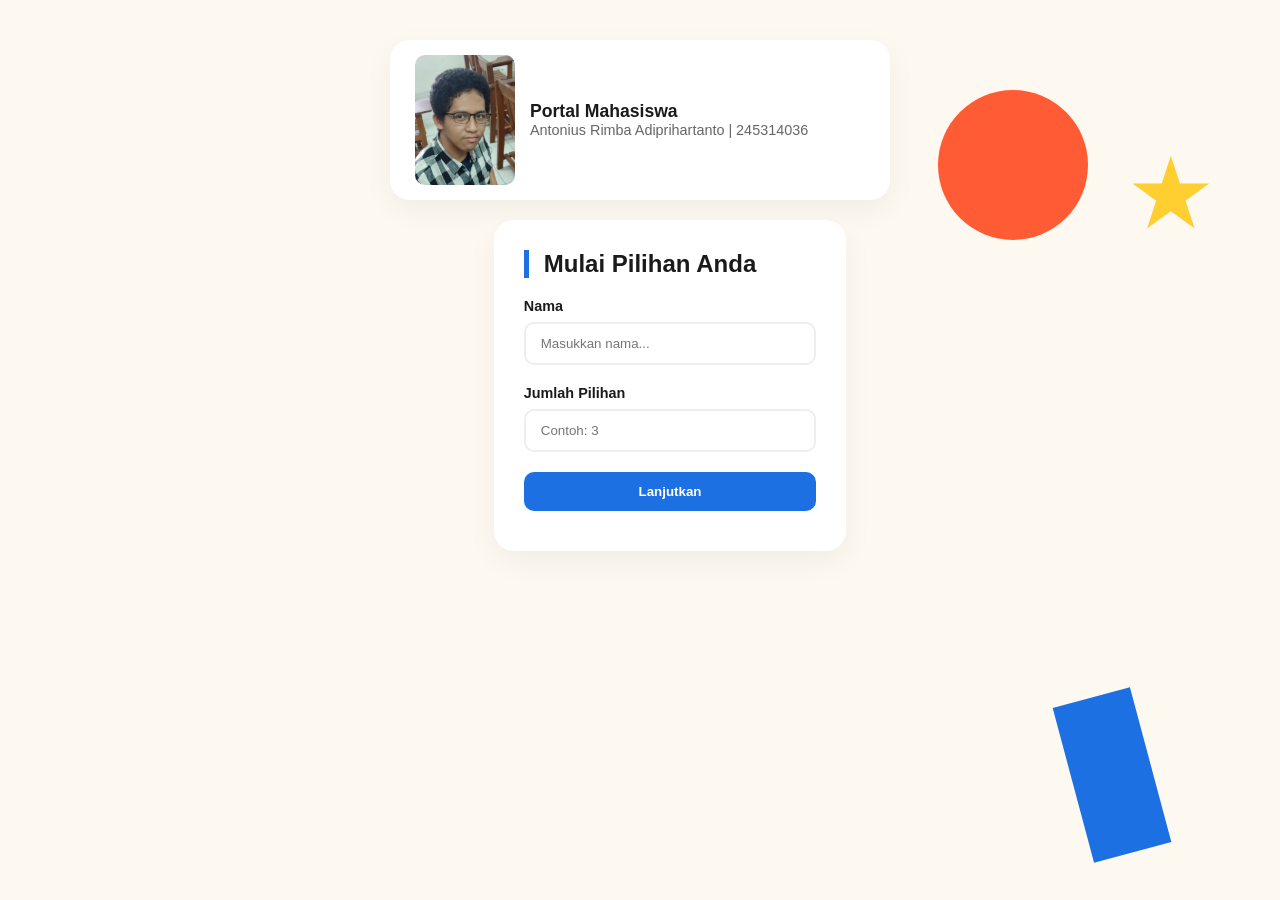
<file: index.html>
<!DOCTYPE html>
<html lang="id">

<head>
    <meta charset="UTF-8">
    <meta name="viewport" content="width=device-width, initial-scale=1.0">
    <title>Tugas 4 - Modern Interface</title>
    <link rel="stylesheet" href="style.css">
</head>

<body>
    <div class="shape circle"></div>
    <div class="shape rectangle"></div>
    <div class="shape star">★</div>

    <header class="card">
        <img src="foto.jpg" alt="Profile" width="100">
        <div class="header-text">
            <h3>Portal Mahasiswa</h3>
            <p>Antonius Rimba Adiprihartanto | 245314036</p>
        </div>
    </header>

    <main class="container">
        <section id="step1" class="section card">
            <h2>Mulai Pilihan Anda</h2>
            <div class="field">
                <label>Nama</label>
                <input type="text" id="inputNama" placeholder="Masukkan nama...">
            </div>
            <div class="field">
                <label>Jumlah Pilihan</label>
                <input type="number" id="inputJml" placeholder="Contoh: 3">
            </div>
            <button class="btn-primary" onclick="prosesTahap1()">Lanjutkan</button>
            <span id="err1" class="error"></span>
        </section>

        <section id="step2" class="section card hidden">
            <h2>Isi Detail Pilihan</h2>
            <div id="containerPilihan"></div>
            <div class="actions">
                <button class="btn-outline" onclick="tambahSatuInput()">+ Tambah</button>
                <button class="btn-primary" onclick="prosesTahap2()">OK</button>
            </div>
            <span id="err2" class="error"></span>
        </section>

        <section id="step3" class="section card hidden">
            <h2>Tentukan Pilihan</h2>
            <p class="sub-text">Pilih salah satu opsi di bawah ini:</p>
            <div id="containerSelection" class="radio-group"></div>
            <button class="btn-primary" onclick="prosesTahap3()">Konfirmasi</button>
            <span id="err3" class="error"></span>
        </section>

        <section id="step4" class="section card hidden">
            <h2>Validasi Kontak</h2>
            <div class="field email-group">
                <input type="text" id="inputEmail" placeholder="nama@email.com">
                <button class="btn-inline" onclick="prosesTahap4()">Langganan</button>
            </div>
            <span id="err4" class="error"></span>
        </section>

        <section id="step5" class="section card hidden final-message">
            <p id="teksHasil"></p>
        </section>
    </main>

    <script src="script.js"></script>
</body>

</html>
</file>
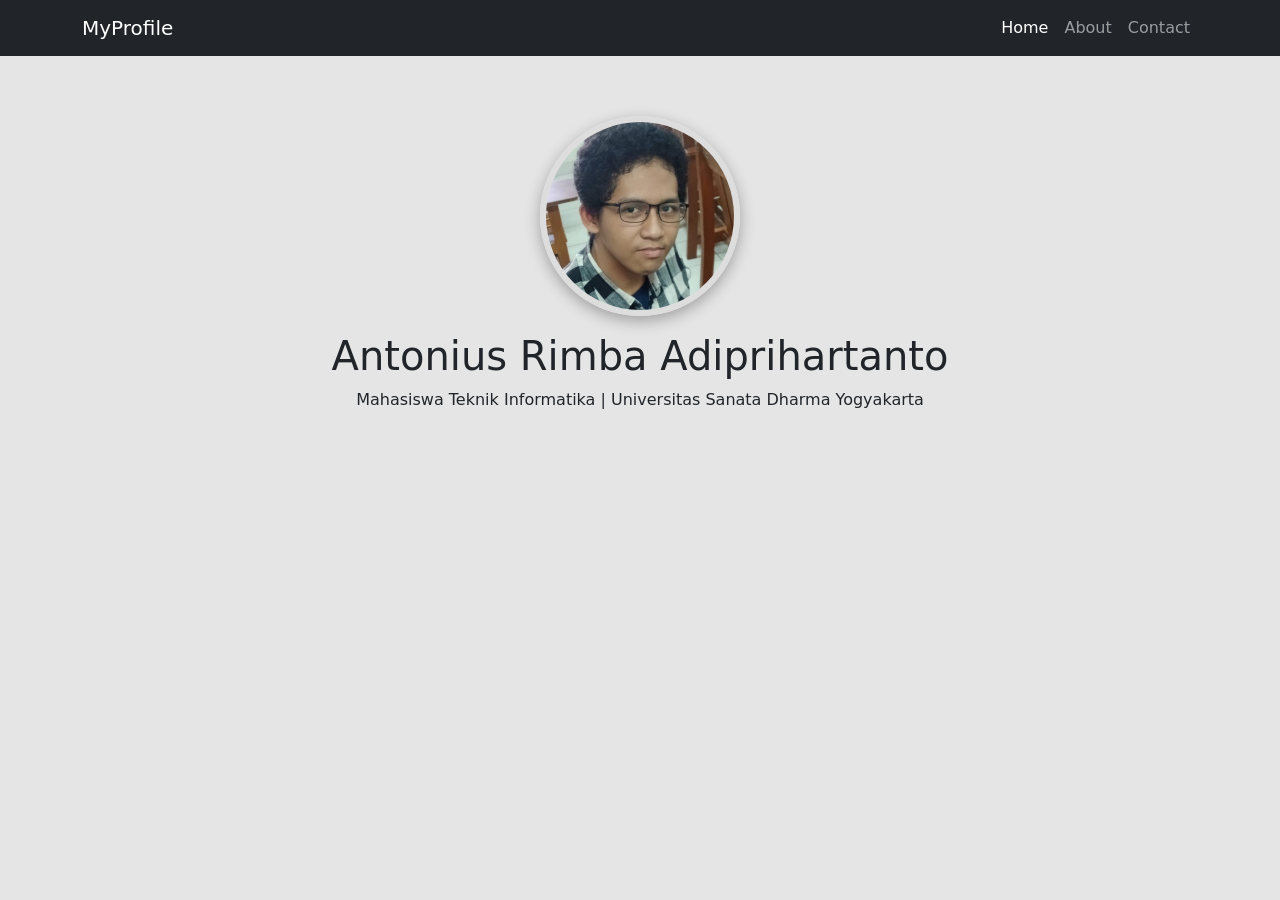
<file: coba.html>
<!DOCTYPE html>
<html lang="id">

<head>
    <meta charset="UTF-8">
    <title>Profile</title>

    <!-- Bootstrap CSS -->
    <link href="https://cdn.jsdelivr.net/npm/bootstrap@5.3.0/dist/css/bootstrap.min.css" rel="stylesheet">

    <style>
        body {
            background-color: #e5e5e5;
        }
        
        .profile-container {
            text-align: center;
            margin-top: 60px;
        }
        
        .profile-img {
            width: 200px;
            height: 200px;
            border-radius: 50%;
            border: 6px solid #ddd;
            object-fit: cover;
            box-shadow: 0 5px 15px rgba(0, 0, 0, 0.3);
            transition: transform 0.3s;
        }
        
        .profile-img:hover {
            transform: scale(1.1);
        }
    </style>
</head>

<body>

    <!-- NAVBAR BOOTSTRAP -->
    <nav class="navbar navbar-expand-lg navbar-dark bg-dark">
        <div class="container">
            <a class="navbar-brand" href="#">MyProfile</a>

            <!-- tombol hamburger -->
            <button class="navbar-toggler" type="button" data-bs-toggle="collapse" data-bs-target="#navbarNav">
            <span class="navbar-toggler-icon"></span>
        </button>

            <!-- menu -->
            <div class="collapse navbar-collapse" id="navbarNav">
                <ul class="navbar-nav ms-auto">
                    <!-- ms-auto biar ke kanan -->
                    <li class="nav-item">
                        <a class="nav-link active" href="#">Home</a>
                    </li>
                    <li class="nav-item">
                        <a class="nav-link" href="#">About</a>
                    </li>
                    <li class="nav-item">
                        <a class="nav-link" href="#">Contact</a>
                    </li>
                </ul>
            </div>
        </div>
    </nav>

    <!-- PROFILE -->
    <div class="profile-container">
        <img src="foto.jpg" alt="Profile Picture" class="profile-img">
        <h1 class="mt-3">Antonius Rimba Adiprihartanto</h1>
        <p>Mahasiswa Teknik Informatika | Universitas Sanata Dharma Yogyakarta</p>
    </div>

    <!-- Bootstrap JS (WAJIB buat tombol navbar) -->
    <script src="https://cdn.jsdelivr.net/npm/bootstrap@5.3.0/dist/js/bootstrap.bundle.min.js"></script>

</body>

</html>
</file>
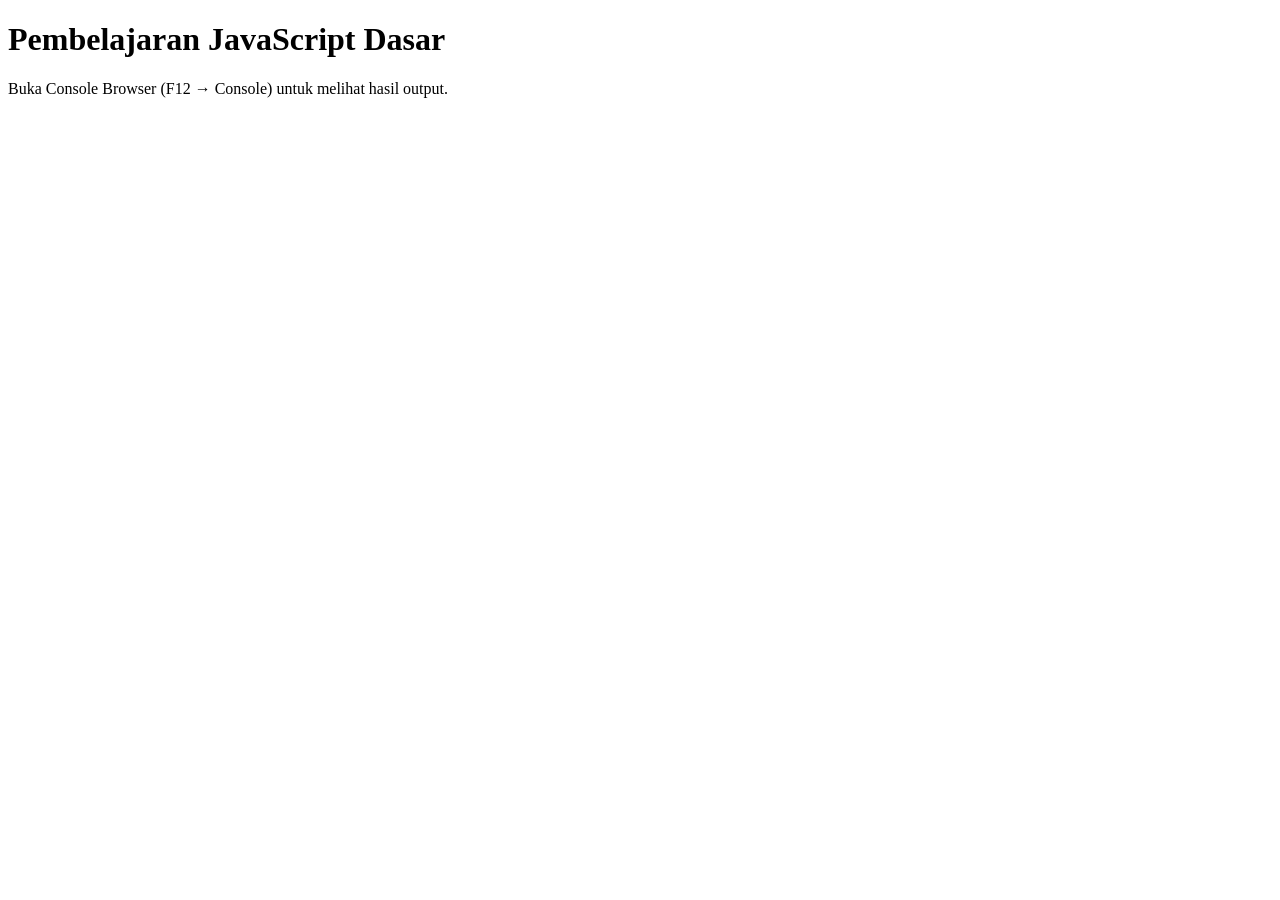
<file: javascript-serderhana.html>
<!DOCTYPE html>
<html>
<head>
    <meta charset="UTF-8">
    <title>Pembelajaran JavaScript Dasar</title>
</head>
<body>

    <h1>Pembelajaran JavaScript Dasar</h1>
    <p>Buka Console Browser (F12 → Console) untuk melihat hasil output.</p>

    <script>
        // ===============================
        // PROGRAM PEMBELAJARAN JAVASCRIPT DASAR
        // ===============================

        // ====== OUTPUT ======
        console.log("=== Program Belajar JavaScript Dasar ===");

        // ====== INPUT ======
        let nama = prompt("Masukkan nama Anda:");
        console.log("Halo, " + nama + "!");

        // ====== TIPE DATA ======
        let umur = Number(prompt("Masukkan umur Anda:")); // Number
        let mahasiswa = true; // Boolean
        let jurusan = "Informatika"; // String

        console.log("=== Data Anda ===");
        console.log("Nama       : " + nama);
        console.log("Umur       : " + umur);
        console.log("Mahasiswa  : " + mahasiswa);
        console.log("Jurusan    : " + jurusan);

        // ====== LOOP FOR ======
        console.log("=== Perulangan FOR ===");
        for (let i = 1; i <= 5; i++) {
            console.log("Perulangan ke-" + i);
        }

        // ====== LOOP WHILE ======
        console.log("=== Perulangan WHILE ===");
        let angka = 1;
        while (angka <= 3) {
            console.log("Angka: " + angka);
            angka++;
        }

        console.log("=== Program Selesai ===");
    </script>

</body>
</html>
</file>
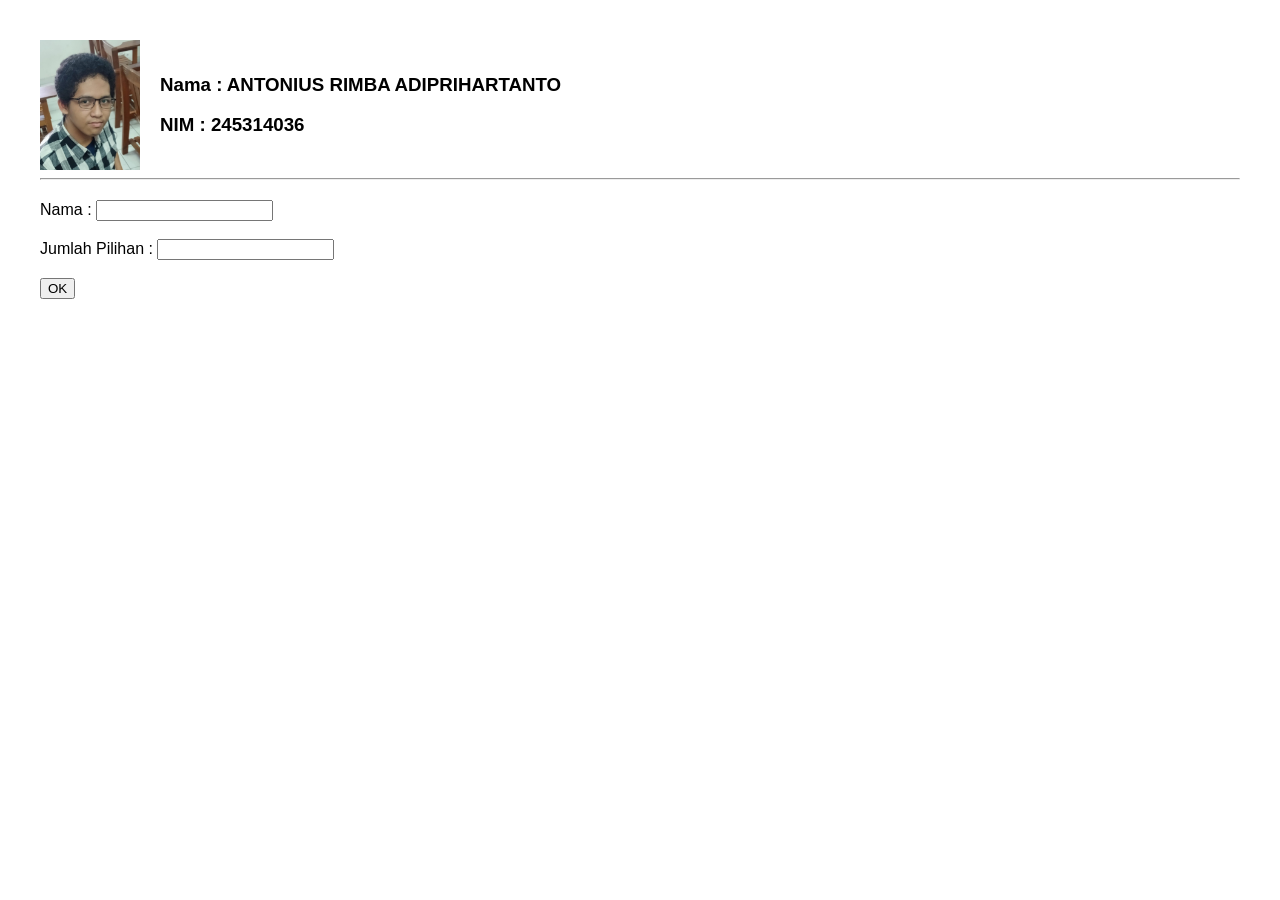
<file: javascript.html>
<!DOCTYPE html>
<html>

<head>
    <title>Tugas JavaScript</title>

    <style>
        body {
            font-family: Arial;
            margin: 40px;
        }
        
        .header {
            display: flex;
            align-items: center;
            gap: 20px;
        }
        
        .header img {
            width: 100px;
        }
        
        .section {
            margin-top: 20px;
        }
    </style>

</head>

<body>

    <div class="header">
        <img src="foto.jpg">
        <div>
            <h3>Nama : ANTONIUS RIMBA ADIPRIHARTANTO</h3>
            <h3>NIM : 245314036</h3>
        </div>
    </div>

    <hr>

    <div class="section">

        Nama :
        <input type="text" id="nama"><br><br> Jumlah Pilihan :
        <input type="number" id="jumlah" min="1"><br><br>

        <button onclick="step1()">OK</button>

    </div>

    <div id="pilihanInput"></div>
    <div id="radioArea"></div>
    <div id="emailArea"></div>
    <div id="output"></div>

    <script>
        let pilihanArray = [];
        let namaUser = "";
        let jumlahPilihan = 0;
        let pilihanDipilih = "";

        function step1() {

            namaUser = document.getElementById("nama").value;
            jumlahPilihan = parseInt(document.getElementById("jumlah").value);

            if (namaUser == "" || jumlahPilihan <= 0) {
                alert("Nama dan jumlah harus diisi");
                return;
            }

            let html = "";

            for (let i = 1; i <= jumlahPilihan; i++) {

                html += "Pilihan " + i + " : ";
                html += "<input type='text' id='p" + i + "'><br><br>";

            }

            html += "<button onclick='step2()'>OK</button>";

            document.getElementById("pilihanInput").innerHTML = html;

        }

        function step2() {

            pilihanArray = [];

            for (let i = 1; i <= jumlahPilihan; i++) {

                let teks = document.getElementById("p" + i).value;

                if (teks == "") {
                    alert("Semua pilihan harus diisi");
                    return;
                }

                pilihanArray.push(teks);

            }

            let html = "Pilihan : <br><br>";

            for (let i = 0; i < pilihanArray.length; i++) {

                html += "<input type='radio' name='radioPilihan' value='" + pilihanArray[i] + "'> ";
                html += pilihanArray[i] + "<br>";

            }

            html += "<br><button onclick='step3()'>OK</button>";

            document.getElementById("radioArea").innerHTML = html;

        }

        function step3() {

            let radio = document.getElementsByName("radioPilihan");

            for (let i = 0; i < radio.length; i++) {
                if (radio[i].checked) {
                    pilihanDipilih = radio[i].value;
                }
            }

            if (pilihanDipilih == "") {
                alert("Pilih salah satu pilihan");
                return;
            }

            let html = "Email : ";
            html += "<input type='text' id='email'>";
            html += "<br><br><button onclick='step4()'>OK</button>";

            document.getElementById("emailArea").innerHTML = html;

        }

        function step4() {

            let email = document.getElementById("email").value;

            let pattern = /^[^ ]+@[^ ]+\.[a-z]{2,3}$/;

            if (!email.match(pattern)) {
                alert("Email tidak valid");
                return;
            }

            let semuaPilihan = pilihanArray.join(", ");

            let kalimat =
                "Hallo, nama saya " + namaUser +
                ", email " + email +
                " saya mempunyai sejumlah " + jumlahPilihan +
                " pilihan yaitu " + semuaPilihan +
                ", dan saya memilih " + pilihanDipilih;

            document.getElementById("output").innerHTML = "<h3>" + kalimat + "</h3>";

        }
    </script>

</body>

</html>
</file>
<file: style.css>
:root {
    --bg-color: #fdf9f0;
    --primary-blue: #1d70e2;
    --text-dark: #1a1a1a;
    --accent-orange: #ff5c35;
}

body {
    background-color: var(--bg-color);
    font-family: 'Inter', sans-serif;
    color: var(--text-dark);
    margin: 0;
    display: flex;
    flex-direction: column;
    align-items: center;
    min-height: 100vh;
    overflow-x: hidden;
}


/* Dekorasi Geometris */

.shape {
    position: fixed;
    z-index: -1;
}

.circle {
    width: 150px;
    height: 150px;
    background: var(--accent-orange);
    border-radius: 50%;
    top: 10%;
    right: 15%;
}

.rectangle {
    width: 80px;
    height: 160px;
    background: var(--primary-blue);
    bottom: 5%;
    right: 10%;
    transform: rotate(-15deg);
}

.star {
    font-size: 100px;
    color: #ffce31;
    top: 15%;
    right: 5%;
}

.card {
    background: white;
    border-radius: 20px;
    padding: 30px;
    box-shadow: 0 10px 30px rgba(0, 0, 0, 0.05);
    width: 100%;
    max-width: 450px;
    margin-bottom: 20px;
}

header.card {
    display: flex;
    align-items: center;
    gap: 15px;
    margin-top: 40px;
    padding: 15px 25px;
}

header img {
    border-radius: 10px;
}

.header-text h3 {
    margin: 0;
    font-size: 1.1rem;
}

.header-text p {
    margin: 0;
    font-size: 0.9rem;
    color: #666;
}

h2 {
    font-size: 1.5rem;
    margin-top: 0;
    border-left: 5px solid var(--primary-blue);
    padding-left: 15px;
}

.field {
    margin-bottom: 20px;
}

label {
    display: block;
    font-weight: bold;
    margin-bottom: 8px;
    font-size: 0.9rem;
}

input {
    width: 100%;
    padding: 12px 15px;
    border: 2px solid #eee;
    border-radius: 10px;
    box-sizing: border-box;
    transition: 0.3s;
}

input:focus {
    border-color: var(--primary-blue);
    outline: none;
}

.btn-primary {
    background: var(--primary-blue);
    color: white;
    border: none;
    padding: 12px 25px;
    border-radius: 10px;
    font-weight: bold;
    cursor: pointer;
    width: 100%;
}

.btn-outline {
    background: transparent;
    border: 2px solid #eee;
    padding: 10px 20px;
    border-radius: 10px;
    cursor: pointer;
}


/* Input Email ala gambar inspirasi */

.email-group {
    display: flex;
    border: 2px solid var(--primary-blue);
    border-radius: 12px;
    overflow: hidden;
}

.email-group input {
    border: none;
    border-radius: 0;
    flex: 1;
}

.btn-inline {
    background: var(--primary-blue);
    color: white;
    border: none;
    padding: 0 20px;
    cursor: pointer;
}

.hidden {
    display: none;
}

.error {
    color: var(--accent-orange);
    font-size: 0.8rem;
    margin-top: 10px;
    display: block;
}

.final-message {
    background: #fff;
    border-bottom: 8px solid var(--primary-blue);
    line-height: 1.6;
    font-style: italic;
}
</file>
